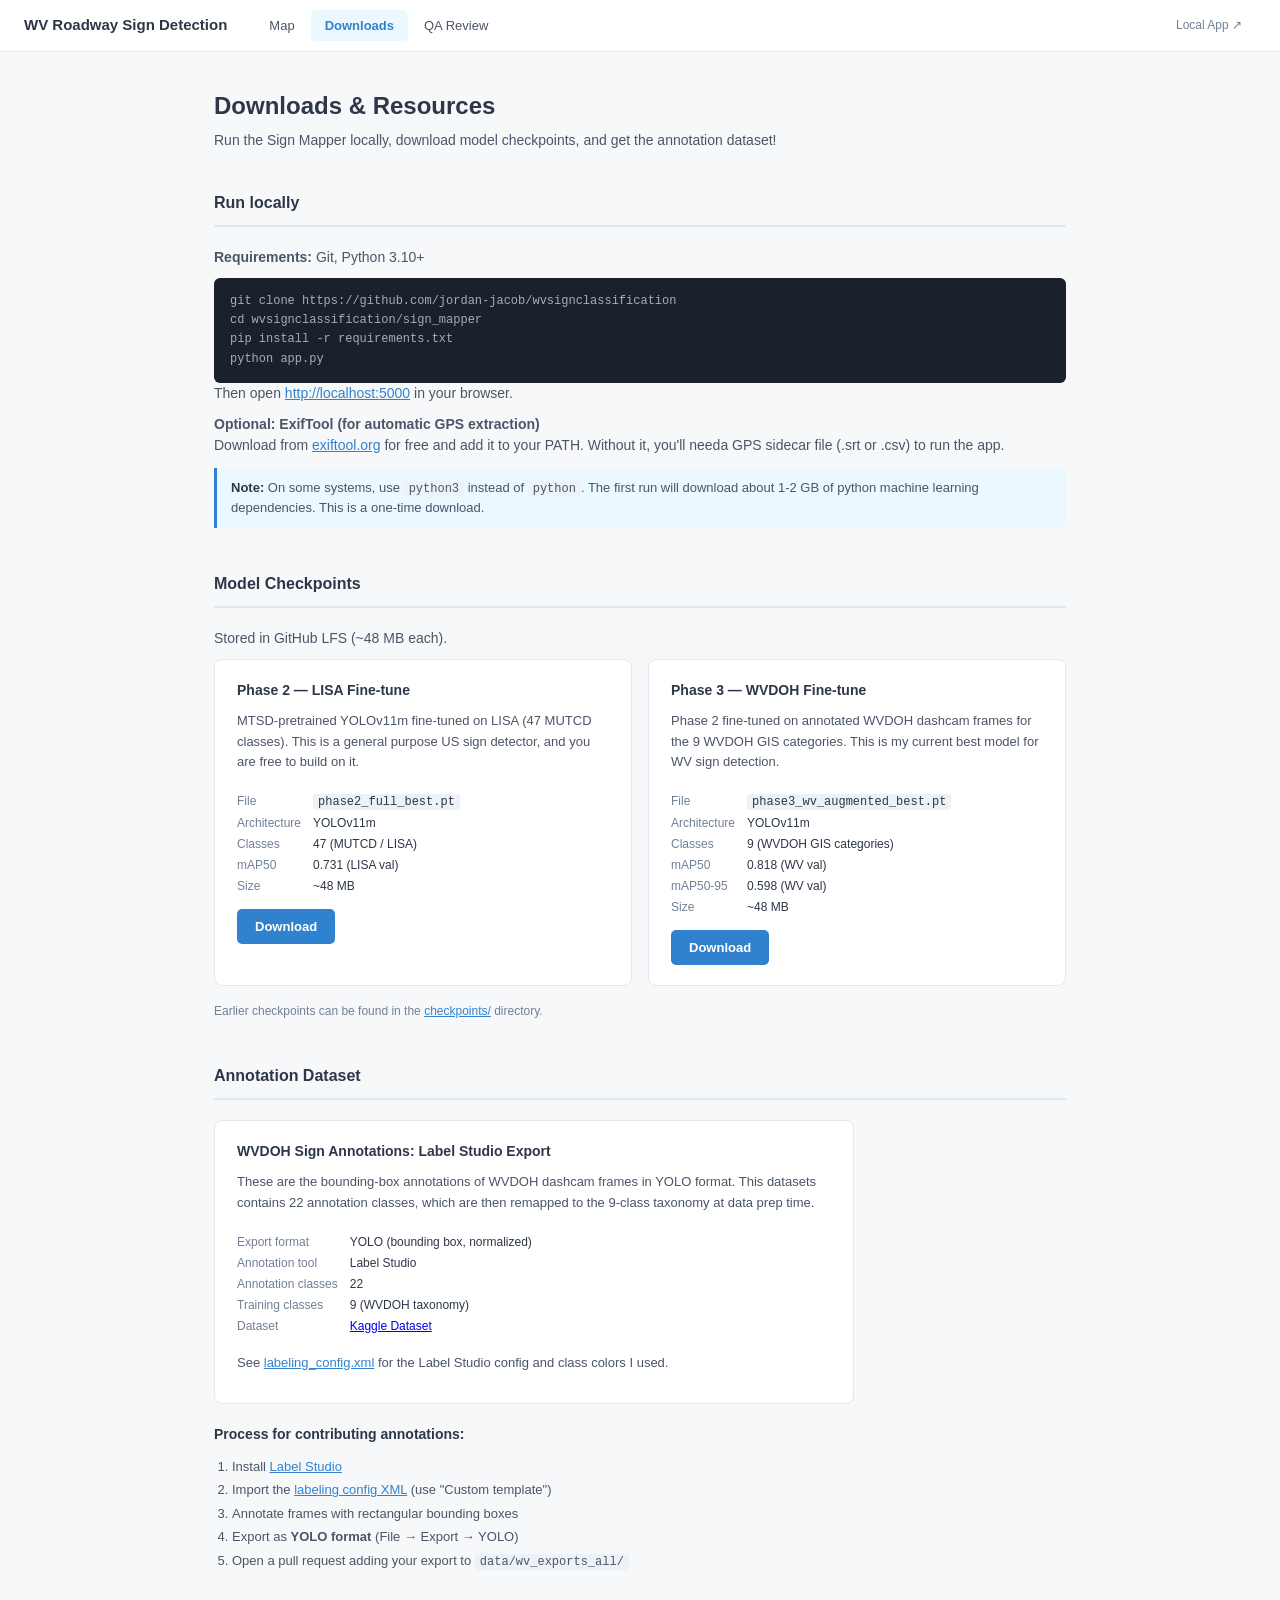
<file: docs/downloads.html>
<!DOCTYPE html>
<html lang="en">
<head>
<meta charset="UTF-8" />
<meta name="viewport" content="width=device-width, initial-scale=1" />
<title>WV Roadway Sign Detection: Downloads</title>
<link rel="stylesheet" href="assets/style.css" />
</head>
<body>

<nav>
  <a class="nav-brand" href="index.html">WV Roadway Sign Detection</a>
  <div class="nav-links">
    <a href="index.html">Map</a>
    <a href="downloads.html" class="active">Downloads</a>
    <a href="qa.html">QA Review</a>
    <a href="http://localhost:5000" class="local-link" target="_blank" rel="noopener">Local App ↗</a>
  </div>
</nav>

<main class="content-page">

  <h1>Downloads &amp; Resources</h1>
  <p class="page-lead">
    Run the Sign Mapper locally, download model checkpoints, and get the annotation dataset!
  </p>

  <!-- ── Run locally (most important action — Item 4) ── -->
  <div class="section-block" id="local-app">
    <h2>Run locally</h2>
    <p><strong>Requirements:</strong> Git, Python 3.10+</p>
    <pre>git clone https://github.com/jordan-jacob/wvsignclassification
cd wvsignclassification/sign_mapper
pip install -r requirements.txt
python app.py</pre>
    <p>Then open <a href="http://localhost:5000" style="color:#3182ce">http://localhost:5000</a> in your browser.</p>
    <p style="margin-top:10px"><strong>Optional: ExifTool (for automatic GPS extraction)</strong><br>
      Download from <a href="https://exiftool.org/" style="color:#3182ce">exiftool.org</a> for free and add it to your PATH.
      Without it, you'll needa GPS sidecar file (.srt or .csv) to run the app.</p>
    <blockquote class="note">
      <strong>Note:</strong> On some systems, use <code>python3</code> instead of <code>python</code>.
      The first run will download about 1-2 GB of python machine learning dependencies. This is a one-time download.
    </blockquote>
  </div>

  <!-- ── Model Checkpoints ── -->
  <div class="section-block">
    <h2>Model Checkpoints</h2>
    <p>Stored in GitHub LFS (~48 MB each).</p>

    <div class="card-grid">

      <!-- Phase 2 -->
      <div class="download-card">
        <h3>Phase 2 — LISA Fine-tune</h3>
        <p class="card-desc">
          MTSD-pretrained YOLOv11m fine-tuned on LISA (47 MUTCD classes). This is a general purpose
          US sign detector, and you are free to build on it.
        </p>
        <dl class="card-meta">
          <dt>File</dt>      <dd><code>phase2_full_best.pt</code></dd>
          <dt>Architecture</dt><dd>YOLOv11m</dd>
          <dt>Classes</dt>   <dd>47 (MUTCD / LISA)</dd>
          <dt>mAP50</dt>     <dd>0.731 (LISA val)</dd>
          <dt>Size</dt>      <dd>~48 MB</dd>
        </dl>
        <div class="card-actions">
          <a class="btn btn-primary"
             href="https://github.com/jordan-jacob/wvsignclassification/raw/main/checkpoints/phase2_full_best.pt">
            Download
          </a>
        </div>
      </div>

      <!-- Phase 3 -->
      <div class="download-card">
        <h3>Phase 3 — WVDOH Fine-tune</h3>
        <p class="card-desc">
          Phase 2 fine-tuned on annotated WVDOH dashcam frames for the 9 WVDOH GIS
          categories. This is my current best model for WV sign detection.
        </p>
        <dl class="card-meta">
          <dt>File</dt>      <dd><code>phase3_wv_augmented_best.pt</code></dd>
          <dt>Architecture</dt><dd>YOLOv11m</dd>
          <dt>Classes</dt>   <dd>9 (WVDOH GIS categories)</dd>
          <dt>mAP50</dt>     <dd>0.818 (WV val)</dd>
          <dt>mAP50-95</dt>  <dd>0.598 (WV val)</dd>
          <dt>Size</dt>      <dd>~48 MB</dd>
        </dl>
        <div class="card-actions">
          <a class="btn btn-primary"
             href="https://github.com/jordan-jacob/wvsignclassification/raw/main/checkpoints/phase3_wv_augmented_best.pt">
            Download
          </a>
        </div>
      </div>

    </div>

    <p style="margin-top:16px;font-size:12px;color:#718096">
      Earlier checkpoints can be found in the
      <a href="https://github.com/jordan-jacob/wvsignclassification/tree/main/checkpoints"
         style="color:#3182ce">checkpoints/</a> directory.
    </p>
  </div>

  <!-- ── Annotation Dataset ── -->
  <div class="section-block">
    <h2>Annotation Dataset</h2>
    <div class="download-card" style="max-width:640px">
      <h3>WVDOH Sign Annotations: Label Studio Export</h3>
      <p class="card-desc">
        These are the bounding-box annotations of WVDOH dashcam frames in YOLO format.
        This datasets contains 22 annotation classes, which are then remapped to the 9-class taxonomy at data prep time.
      </p>
      <dl class="card-meta">
        <dt>Export format</dt> <dd>YOLO (bounding box, normalized)</dd>
        <dt>Annotation tool</dt><dd>Label Studio</dd>
        <dt>Annotation classes</dt><dd>22</dd>
        <dt>Training classes</dt><dd>9 (WVDOH taxonomy)</dd>
        <dt>Dataset</dt>       <dd><a href="https://www.kaggle.com/datasets/oshawasnowcone/wv-sign-annotations">Kaggle Dataset</a></dd>
      </dl>
      <p class="card-desc" style="margin-top:8px">
        See
        <a href="https://github.com/jordan-jacob/wvsignclassification/blob/main/docs/assets/labeling_config.xml"
           style="color:#3182ce">labeling_config.xml</a>
        for the Label Studio config and class colors I used.
      </p>
    </div>

    <div style="margin-top:20px">
      <h3 style="font-size:14px;font-weight:700;margin-bottom:12px">Process for contributing annotations:</h3>
      <ol class="install-steps">
        <li>Install <a href="https://labelstud.io" style="color:#3182ce">Label Studio</a></li>
        <li>Import the
          <a href="assets/labeling_config.xml" style="color:#3182ce">labeling config XML</a>
          (use "Custom template")</li>
        <li>Annotate frames with rectangular bounding boxes</li>
        <li>Export as <strong>YOLO format</strong> (File → Export → YOLO)</li>
        <li>Open a pull request adding your export to <code>data/wv_exports_all/</code></li>
      </ol>
    </div>
  </div>

</main>
</body>
</html>
</file>
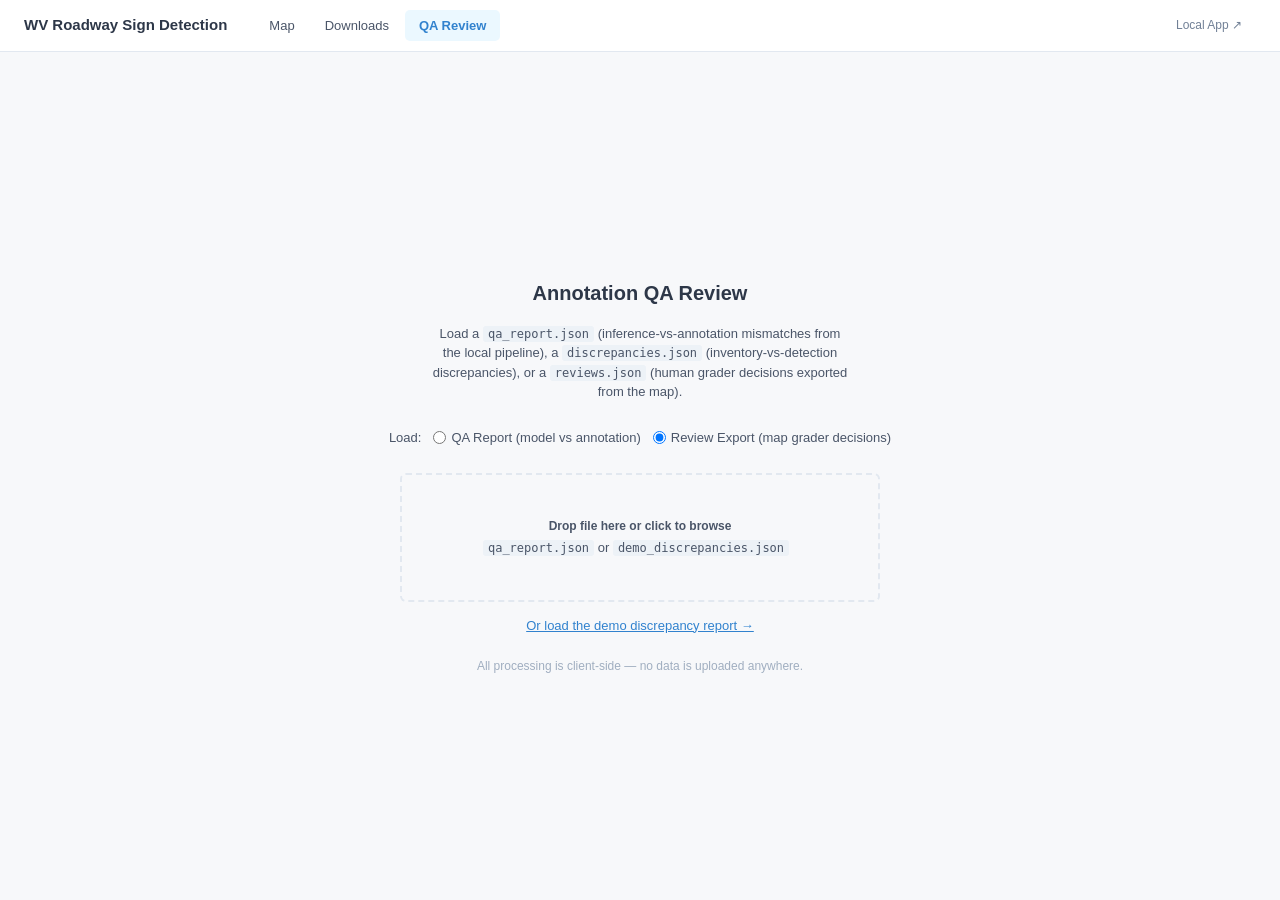
<file: docs/qa.html>
<!DOCTYPE html>
<html lang="en">
<head>
<meta charset="UTF-8" />
<meta name="viewport" content="width=device-width, initial-scale=1" />
<title>WV Roadway Sign Detection — QA Review</title>
<link rel="stylesheet" href="assets/style.css" />
<style>
  html, body { height: 100%; overflow: hidden; }
</style>
</head>
<body>

<nav>
  <a class="nav-brand" href="index.html">WV Roadway Sign Detection</a>
  <div class="nav-links">
    <a href="index.html">Map</a>
    <a href="downloads.html">Downloads</a>
    <a href="qa.html" class="active">QA Review</a>
    <a href="http://localhost:5000" class="local-link" target="_blank" rel="noopener">Local App ↗</a>
  </div>
</nav>

<div id="qa-page">

  <!-- ── Drop screen (initial state) ── -->
  <div id="qa-drop-screen">
    <h2>Annotation QA Review</h2>
    <p>
      Load a <code>qa_report.json</code> (inference-vs-annotation mismatches from the local
      pipeline), a <code>discrepancies.json</code> (inventory-vs-detection discrepancies),
      or a <code>reviews.json</code> (human grader decisions exported from the map).
    </p>

    <div class="qa-format-select">
      <span>Load:</span>
      <label><input type="radio" name="qa-format" value="qa" /> QA Report (model vs annotation)</label>
      <label><input type="radio" name="qa-format" value="review" checked /> Review Export (map grader decisions)</label>
    </div>

    <div class="drop-zone" id="qa-drop-zone">
      <strong>Drop file here or click to browse</strong>
      <p><code>qa_report.json</code> or <code>demo_discrepancies.json</code></p>
    </div>
    <input type="file" id="qa-file-input" accept=".json" style="display:none" />

    <button class="demo-link" id="load-demo-btn">
      Or load the demo discrepancy report →
    </button>

    <p style="font-size:12px;color:#a0aec0;margin-top:8px">
      All processing is client-side — no data is uploaded anywhere.
    </p>
  </div>

  <!-- ── Main QA interface (hidden until a file is loaded) ── -->
  <div id="qa-main" style="display:none;flex-direction:column;flex:1;overflow:hidden">

    <!-- Progress header -->
    <div id="qa-header">
      <div id="qa-progress-wrap">
        <div id="qa-progress-bar"></div>
      </div>
      <span id="qa-progress-text">0 of 0 reviewed</span>
      <button class="btn btn-secondary qa-export-btn" id="qa-export-btn" style="display:none">
        Export JSON
      </button>
    </div>

    <!-- Two-column layout -->
    <div id="qa-columns">

      <!-- Left: review queue -->
      <div id="qa-queue">
        <div id="qa-queue-header">Review queue — sorted by confidence ↑</div>
        <div id="qa-queue-list"></div>
      </div>

      <!-- Right: detail view -->
      <div id="qa-detail">
        <p class="qa-empty">Select an item from the queue to begin review.</p>
      </div>

    </div>
  </div>

  <!-- ── Review-export summary (grader decisions from the map) ── -->
  <div id="qa-review-export" style="display:none;flex-direction:column;flex:1;overflow:hidden">
    <div id="rx-header">
      <div id="rx-stats"></div>
      <button class="btn btn-secondary" id="rx-csv-btn">Export re-annotation list (CSV)</button>
    </div>
    <div id="rx-body">
      <div id="rx-table-header">
        Wrong-class detections
        <input id="rx-filter" type="text" placeholder="Filter by class or note…" />
      </div>
      <div id="rx-table-wrap"><table id="rx-table"></table></div>
    </div>
  </div>

</div>

<script src="data/demo_discrepancies.js"></script>
<script src="assets/qa.js"></script>
</body>
</html>
</file>
<file: docs/assets/style.css>
/* WV Sign Detection — shared public-facing styles */

* { box-sizing: border-box; margin: 0; padding: 0; }

:root {
  --blue:      #3182ce;
  --blue-dark: #2b6cb0;
  --blue-light:#ebf8ff;
  --green:     #38a169;
  --yellow:    #d69e2e;
  --red:       #e53e3e;
  --grey:      #718096;
  --text-dark: #2d3748;
  --text-mid:  #4a5568;
  --text-light:#718096;
  --border:    #e2e8f0;
  --bg:        #f7f8fa;
  --white:     #ffffff;
  --font: -apple-system, BlinkMacSystemFont, 'Segoe UI', Roboto, sans-serif;
}

html, body {
  font-family: var(--font);
  font-size: 14px;
  color: var(--text-dark);
  background: var(--bg);
  line-height: 1.5;
}

/* ── Nav ── */
nav {
  background: var(--white);
  border-bottom: 1px solid var(--border);
  padding: 0 24px;
  height: 52px;
  display: flex;
  align-items: center;
  gap: 0;
  position: sticky;
  top: 0;
  z-index: 1000;
}

.nav-brand {
  font-weight: 700;
  font-size: 15px;
  color: var(--text-dark);
  text-decoration: none;
  margin-right: 28px;
  white-space: nowrap;
}

.nav-links {
  display: flex;
  gap: 2px;
  flex: 1;
}

.nav-links a {
  text-decoration: none;
  color: var(--text-mid);
  font-size: 13px;
  font-weight: 500;
  padding: 6px 14px;
  border-radius: 5px;
  transition: background 0.12s, color 0.12s;
}
.nav-links a:hover { background: var(--bg); color: var(--text-dark); }
.nav-links a.active { background: var(--blue-light); color: var(--blue); font-weight: 600; }
.nav-links a.local-link {
  margin-left: auto;
  color: var(--text-light);
  font-size: 12px;
}
.nav-links a.local-link:hover { color: var(--blue); background: transparent; }

/* ── Content pages (downloads) ── */
.content-page {
  max-width: 900px;
  margin: 0 auto;
  padding: 36px 24px 64px;
}

.content-page h1 {
  font-size: 24px;
  font-weight: 700;
  color: var(--text-dark);
  margin-bottom: 6px;
}
.content-page .page-lead {
  color: var(--text-mid);
  font-size: 14px;
  margin-bottom: 40px;
  max-width: 640px;
}

.section-block {
  margin-bottom: 44px;
}
.section-block h2 {
  font-size: 16px;
  font-weight: 700;
  color: var(--text-dark);
  padding-bottom: 10px;
  border-bottom: 2px solid var(--border);
  margin-bottom: 20px;
}
.section-block p { color: var(--text-mid); margin-bottom: 10px; }

/* ── Download cards ── */
.card-grid {
  display: grid;
  grid-template-columns: repeat(auto-fill, minmax(360px, 1fr));
  gap: 16px;
}

.download-card {
  background: var(--white);
  border: 1px solid var(--border);
  border-radius: 8px;
  padding: 20px 22px;
  display: flex;
  flex-direction: column;
  gap: 10px;
}

.download-card h3 {
  font-size: 14px;
  font-weight: 700;
  color: var(--text-dark);
}

.card-meta {
  display: grid;
  grid-template-columns: auto 1fr;
  gap: 3px 12px;
  font-size: 12px;
}
.card-meta dt { color: var(--text-light); font-weight: 500; }
.card-meta dd { color: var(--text-dark); }

.card-desc {
  font-size: 13px;
  color: var(--text-mid);
  line-height: 1.55;
}

.card-actions { margin-top: 4px; }

.btn {
  display: inline-block;
  padding: 8px 18px;
  border-radius: 5px;
  font-size: 13px;
  font-weight: 600;
  text-decoration: none;
  cursor: pointer;
  border: none;
  transition: background 0.15s;
}
.btn-primary { background: var(--blue); color: #fff; }
.btn-primary:hover { background: var(--blue-dark); }
.btn-secondary {
  background: var(--bg);
  color: var(--text-dark);
  border: 1px solid var(--border);
}
.btn-secondary:hover { background: var(--border); }

.todo-note {
  display: inline-block;
  background: #fffbeb;
  border: 1px solid #f6e05e;
  color: #744210;
  border-radius: 3px;
  font-size: 11px;
  font-weight: 600;
  padding: 1px 6px;
  margin-left: 6px;
}

code {
  font-family: 'Cascadia Code', Consolas, monospace;
  font-size: 12px;
  background: #edf2f7;
  padding: 1px 5px;
  border-radius: 3px;
}

pre {
  background: #1a202c;
  color: #a0aec0;
  font-family: 'Cascadia Code', Consolas, monospace;
  font-size: 12px;
  padding: 14px 16px;
  border-radius: 6px;
  overflow-x: auto;
  line-height: 1.6;
}

blockquote.note {
  border-left: 3px solid var(--blue);
  background: var(--blue-light);
  padding: 10px 14px;
  border-radius: 0 6px 6px 0;
  font-size: 13px;
  color: var(--text-mid);
  margin: 12px 0;
  line-height: 1.55;
}
blockquote.note strong { color: var(--text-dark); }

.install-steps { margin: 10px 0; }
.install-steps li {
  margin: 4px 0 4px 18px;
  font-size: 13px;
  color: var(--text-mid);
}

/* ── Map page ── */
#map-page {
  display: flex;
  height: calc(100vh - 52px);
  overflow: hidden;
}

#map-sidebar {
  width: 290px;
  min-width: 290px;
  background: var(--white);
  border-right: 1px solid var(--border);
  display: flex;
  flex-direction: column;
  overflow: hidden;
}

#map-sidebar-inner {
  padding: 14px;
  display: flex;
  flex-direction: column;
  gap: 14px;
  overflow-y: auto;
  flex: 1;
}

#map-sidebar h2 {
  font-size: 14px;
  font-weight: 700;
  color: var(--text-dark);
  border-bottom: 1px solid var(--border);
  padding-bottom: 8px;
}

.sidebar-label {
  font-size: 11px;
  font-weight: 600;
  color: var(--text-mid);
  text-transform: uppercase;
  letter-spacing: 0.04em;
  margin-bottom: 6px;
}

/* Demo banner (Item 2a) */
#demo-banner {
  display: flex;
  align-items: center;
  gap: 12px;
  padding: 9px 20px;
  background: var(--blue-light);
  border-bottom: 1px solid #bee3f8;
  color: var(--text-mid);
  font-size: 13px;
}
#demo-banner span { flex: 1; }
#demo-banner strong { color: var(--blue-dark); }
#demo-banner a { color: var(--blue); }
#demo-banner-close {
  border: none; background: none; cursor: pointer;
  color: var(--text-light); font-size: 15px; line-height: 1; padding: 2px 4px;
}
#demo-banner-close:hover { color: var(--text-dark); }

/* Collapsible sidebar (Item 1c) */
#map-sidebar { position: relative; transition: margin-left 0.2s ease; }
#map-sidebar.collapsed { margin-left: -290px; }
#sidebar-collapse {
  position: absolute; top: 12px; right: 10px; z-index: 5;
  width: 22px; height: 22px;
  border: 1px solid var(--border); border-radius: 4px;
  background: var(--bg); color: var(--text-mid);
  font-size: 15px; line-height: 1; cursor: pointer;
}
#sidebar-collapse:hover { background: #edf2f7; }
#sidebar-expand {
  display: none; position: fixed; left: 0; top: 100px; z-index: 1200;
  width: 20px; height: 40px;
  border: 1px solid var(--border); border-left: none; border-radius: 0 5px 5px 0;
  background: var(--white); color: var(--text-mid);
  font-size: 16px; cursor: pointer; box-shadow: 1px 1px 4px rgba(0,0,0,.12);
}
#sidebar-expand.show { display: block; }
#sidebar-expand:hover { background: #edf2f7; }

/* Sidebar form controls (slider + toggle) */
.range-row {
  display: flex; justify-content: space-between; align-items: center;
  font-size: 12px; color: var(--text-mid);
}
.range-val { font-weight: 700; color: var(--text-dark); }
#map-sidebar input[type="range"] { width: 100%; accent-color: var(--blue); margin-top: 4px; }
.slider-hint { font-size: 10px; color: var(--text-light); line-height: 1.4; margin-top: 4px; }
.toggle-row {
  display: flex; align-items: center; gap: 6px;
  font-size: 12px; font-weight: 600; color: var(--text-mid); cursor: pointer;
}
.toggle-note { display: block; font-size: 10px; color: var(--text-light); margin-top: 2px; }
.info-note { color: var(--text-light); font-size: 11px; }

/* Drop zone */
.drop-zone {
  border: 2px dashed var(--border);
  border-radius: 6px;
  padding: 16px 12px;
  text-align: center;
  cursor: pointer;
  transition: border-color 0.15s, background 0.15s;
  background: var(--bg);
}
.drop-zone:hover, .drop-zone.dragover {
  border-color: var(--blue);
  background: var(--blue-light);
}
.drop-zone p { font-size: 12px; color: var(--text-light); margin: 2px 0; }
.drop-zone strong { font-size: 12px; color: var(--text-mid); }

/* Legend */
#legend { display: flex; flex-direction: column; gap: 5px; }
.legend-row {
  display: flex;
  align-items: center;
  gap: 8px;
  font-size: 12px;
  color: var(--text-mid);
}
.legend-dot {
  width: 12px; height: 12px;
  border-radius: 50%;
  flex-shrink: 0;
}

/* Stats panel */
#stats-panel { font-size: 12px; color: var(--text-mid); }
#stats-panel .stat-row {
  display: flex;
  justify-content: space-between;
  padding: 3px 0;
  border-bottom: 1px solid var(--border);
}
#stats-panel .stat-row:last-child { border-bottom: none; }
#stats-panel strong { color: var(--text-dark); }

/* Per-class results table (sidebar) */
#results-panel table.results-table {
  width: 100%;
  border-collapse: collapse;
  font-size: 10px;
  color: var(--text-mid);
}
#results-panel .results-table th {
  text-align: right;
  font-weight: 600;
  color: var(--text-light);
  padding: 2px 3px;
  border-bottom: 1px solid var(--border);
}
#results-panel .results-table th:first-child { text-align: left; }
#results-panel .results-table td {
  text-align: right;
  padding: 2px 3px;
  border-bottom: 1px solid var(--bg);
}
#results-panel .results-table td:first-child { text-align: left; color: var(--text-mid); }
#results-panel .results-table tr.overall-row td {
  font-weight: 700;
  color: var(--text-dark);
  border-top: 1px solid var(--border);
  border-bottom: 1px solid var(--border);
}
#results-panel .results-table td.best { color: #2f855a; font-weight: 700; }

#map-container {
  flex: 1;
  position: relative;
  min-width: 0;
}
#map { position: absolute; inset: 0; }

/* Map info box (Leaflet control) */
.map-info-box {
  background: rgba(255, 255, 255, 0.94);
  padding: 8px 11px;
  border-radius: 6px;
  box-shadow: 0 1px 5px rgba(0, 0, 0, 0.28);
  font-size: 12px;
  color: var(--text-mid);
  max-width: 260px;
  line-height: 1.35;
}
.map-info-box strong { color: var(--text-dark); }

/* ── QA page ── */
#qa-page {
  display: flex;
  flex-direction: column;
  height: calc(100vh - 52px);
  overflow: hidden;
}

#qa-drop-screen {
  flex: 1;
  display: flex;
  flex-direction: column;
  align-items: center;
  justify-content: center;
  gap: 16px;
  padding: 40px;
}

#qa-drop-screen .drop-zone {
  width: 100%;
  max-width: 480px;
  padding: 40px 24px;
}

#qa-drop-screen h2 {
  font-size: 20px;
  font-weight: 700;
  color: var(--text-dark);
}
#qa-drop-screen p {
  font-size: 13px;
  color: var(--text-mid);
  text-align: center;
  max-width: 420px;
}

.demo-link {
  font-size: 13px;
  color: var(--blue);
  text-decoration: underline;
  cursor: pointer;
  background: none;
  border: none;
  padding: 0;
}
.demo-link:hover { color: var(--blue-dark); }

#qa-main {
  flex: 1;
  display: flex;
  flex-direction: column;
  overflow: hidden;
}

#qa-header {
  padding: 10px 16px;
  background: var(--white);
  border-bottom: 1px solid var(--border);
  display: flex;
  align-items: center;
  gap: 16px;
  flex-shrink: 0;
}

#qa-progress-wrap {
  flex: 1;
  background: var(--border);
  border-radius: 4px;
  height: 6px;
  overflow: hidden;
}
#qa-progress-bar {
  height: 100%;
  background: var(--green);
  width: 0%;
  transition: width 0.3s;
}

#qa-progress-text {
  font-size: 12px;
  color: var(--text-mid);
  white-space: nowrap;
  min-width: 110px;
  text-align: right;
}

#qa-columns {
  flex: 1;
  display: flex;
  overflow: hidden;
}

#qa-queue {
  width: 300px;
  min-width: 300px;
  background: var(--white);
  border-right: 1px solid var(--border);
  display: flex;
  flex-direction: column;
  overflow: hidden;
}

#qa-queue-header {
  padding: 10px 14px;
  border-bottom: 1px solid var(--border);
  font-size: 12px;
  font-weight: 600;
  color: var(--text-mid);
  flex-shrink: 0;
}

#qa-queue-list {
  flex: 1;
  overflow-y: auto;
  padding: 6px;
  display: flex;
  flex-direction: column;
  gap: 5px;
}

.qa-queue-item {
  background: var(--bg);
  border: 1px solid var(--border);
  border-radius: 5px;
  padding: 8px 10px;
  cursor: pointer;
  transition: background 0.1s, border-color 0.1s;
}
.qa-queue-item:hover { background: #edf2f7; }
.qa-queue-item.active { border-color: var(--blue); background: var(--blue-light); }
.qa-queue-item.resolved { opacity: 0.55; }

.qi-header {
  display: flex;
  justify-content: space-between;
  align-items: center;
  margin-bottom: 3px;
}
.qi-class { font-weight: 700; font-size: 12px; color: var(--text-dark); }
.qi-conf { font-size: 11px; color: var(--text-light); }

.qi-reason {
  font-size: 11px;
  color: var(--text-mid);
  white-space: nowrap;
  overflow: hidden;
  text-overflow: ellipsis;
}

.badge {
  font-size: 10px;
  padding: 1px 7px;
  border-radius: 9px;
  font-weight: 600;
  white-space: nowrap;
}
.badge-red    { background: #fed7d7; color: #c53030; }
.badge-yellow { background: #fefcbf; color: #744210; }
.badge-grey   { background: #e2e8f0; color: #4a5568; }
.badge-green  { background: #c6f6d5; color: #276749; }
.badge-blue   { background: #bee3f8; color: #2b6cb0; }

#qa-detail {
  flex: 1;
  background: var(--white);
  overflow-y: auto;
  padding: 24px 28px;
}

.qa-empty {
  text-align: center;
  color: var(--text-light);
  padding: 60px 0;
  font-size: 13px;
}

.qa-detail-class {
  font-size: 20px;
  font-weight: 700;
  color: var(--text-dark);
  margin-bottom: 4px;
}

.qa-meta-row {
  display: flex;
  gap: 20px;
  font-size: 12px;
  color: var(--text-light);
  margin-bottom: 20px;
}
.qa-meta-row span strong { color: var(--text-dark); }

.qa-classes-row {
  display: flex;
  gap: 16px;
  align-items: center;
  margin-bottom: 20px;
  flex-wrap: wrap;
}

.qa-class-badge {
  padding: 8px 16px;
  border-radius: 6px;
  font-size: 13px;
  font-weight: 700;
}
.qa-class-badge.annotated { background: #c6f6d5; color: #22543d; }
.qa-class-badge.predicted { background: #feebc8; color: #7b341e; }
.qa-class-badge.detected  { background: #bee3f8; color: #2c5282; }
.qa-class-badge.inventory { background: #e9d8fd; color: #553c9a; }

.qa-vs { font-size: 16px; color: var(--text-light); font-weight: 700; }

.qa-thumbnail {
  width: 100%;
  max-width: 420px;
  border-radius: 6px;
  border: 1px solid var(--border);
  background: #edf2f7;
  min-height: 120px;
  display: flex;
  align-items: center;
  justify-content: center;
  overflow: hidden;
  margin-bottom: 20px;
}
.qa-thumbnail img {
  width: 100%;
  height: auto;
  display: block;
}
.qa-thumbnail-placeholder {
  color: var(--text-light);
  font-size: 12px;
  text-align: center;
  padding: 20px;
}

.qa-resolution-label {
  font-size: 11px;
  font-weight: 600;
  text-transform: uppercase;
  letter-spacing: 0.05em;
  color: var(--text-mid);
  margin-bottom: 8px;
}

.qa-buttons {
  display: flex;
  gap: 8px;
  flex-wrap: wrap;
  margin-bottom: 14px;
}
.qa-btn {
  padding: 8px 14px;
  border-radius: 5px;
  font-size: 12px;
  font-weight: 600;
  border: 1px solid var(--border);
  background: var(--bg);
  color: var(--text-dark);
  cursor: pointer;
  transition: background 0.1s, border-color 0.1s;
}
.qa-btn:hover { background: #edf2f7; border-color: var(--text-light); }
.qa-btn.selected { border-color: var(--blue); background: var(--blue-light); color: var(--blue); }

.qa-note-label {
  font-size: 11px;
  font-weight: 600;
  text-transform: uppercase;
  letter-spacing: 0.05em;
  color: var(--text-mid);
  margin-bottom: 4px;
  display: block;
}
.qa-note {
  width: 100%;
  max-width: 420px;
  border: 1px solid var(--border);
  border-radius: 5px;
  padding: 7px 10px;
  font-size: 13px;
  font-family: var(--font);
  background: var(--bg);
  color: var(--text-dark);
  resize: vertical;
  min-height: 60px;
  margin-bottom: 16px;
}
.qa-note:focus { outline: 2px solid var(--blue); border-color: transparent; }

.qa-nav-row {
  display: flex;
  gap: 8px;
  align-items: center;
}

.keyboard-hint {
  font-size: 11px;
  color: var(--text-light);
  margin-top: 14px;
}
.keyboard-hint kbd {
  background: var(--bg);
  border: 1px solid var(--border);
  border-radius: 3px;
  padding: 1px 5px;
  font-size: 11px;
  font-family: var(--font);
  color: var(--text-dark);
}

.qa-export-btn {
  margin-left: auto;
}

/* ── SignGrader — in-place grader workflow (shared block, see grader.js) ── */
.grader-thumb {
  display: block;
  max-width: 320px;
  max-height: 240px;
  width: 100%;
  object-fit: cover;
  border-radius: 4px;
  margin: 2px 0 8px;
}
.grader-decision-label { font-size: 11px; font-weight: 600; color: #4a5568; margin-top: 6px; }
.grader-btns { display: flex; gap: 4px; margin: 4px 0; }
.grader-btn {
  flex: 1; padding: 4px 2px; font-size: 11px; cursor: pointer;
  border: 1px solid #cbd5e0; border-radius: 4px; background: #fff; color: #2d3748;
  transition: background .12s, color .12s, border-color .12s;
}
.grader-btn:hover { background: #edf2f7; }
.grader-btn[data-decision="approved"].sel    { background: #38a169; border-color: #38a169; color: #fff; }
.grader-btn[data-decision="wrong_class"].sel { background: #e53e3e; border-color: #e53e3e; color: #fff; }
.grader-btn[data-decision="unclear"].sel     { background: #805ad5; border-color: #805ad5; color: #fff; }

/* Wrong-class correction dropdown (Item 4) + No-Sign option (Item 5) */
.grader-class-dropdown { display: none; margin: 4px 0 2px; padding: 6px; border: 1px solid #e2e8f0; border-radius: 4px; background: #f7fafc; }
.grader-class-dropdown.open { display: block; }
.grader-dropdown-label { font-size: 11px; font-weight: 600; color: #4a5568; margin-bottom: 4px; }
.grader-class-opt { display: flex; align-items: center; gap: 6px; font-size: 12px; color: #2d3748; padding: 2px 0; cursor: pointer; }
.grader-class-opt.disabled { color: #a0aec0; cursor: not-allowed; }
.grader-class-opt.no-sign-opt { margin-top: 4px; padding-top: 4px; border-top: 1px dashed #cbd5e0; color: #718096; }

/* YOLO bbox thumbnail toggle (Item 8) */
.grader-thumb-wrap { position: relative; }
.grader-thumb-toggle {
  position: absolute; top: 6px; right: 6px; padding: 2px 6px; font-size: 10px; cursor: pointer;
  border: none; border-radius: 3px; background: rgba(26,32,44,.75); color: #fff;
}
.grader-thumb-toggle:hover { background: rgba(26,32,44,.9); }

/* Keyboard shortcut hint */
.grader-help { font-size: 10px; color: #718096; line-height: 1.5; }
.grader-help b { color: #4a5568; }
.grader-note-row { display: flex; gap: 4px; margin-top: 6px; }
.grader-note {
  flex: 1; min-width: 0; padding: 4px 6px; font-size: 11px;
  border: 1px solid #cbd5e0; border-radius: 4px;
}
.grader-save {
  padding: 4px 10px; font-size: 11px; cursor: pointer; color: #fff;
  background: #3182ce; border: none; border-radius: 4px;
}
.grader-save:hover { background: #2b6cb0; }

/* Running tally — top-right of the map */
.grader-tally {
  background: rgba(255,255,255,.95); padding: 6px 10px; border-radius: 6px;
  box-shadow: 0 1px 4px rgba(0,0,0,.2); font-size: 12px; color: #2d3748; line-height: 1.4;
}
.grader-tally strong { color: #1a202c; }
.grader-tally .tally-sub { color: #718096; font-size: 11px; }

/* Thumbnail toggle + export/import controls */
.grader-controls { display: flex; flex-direction: column; gap: 6px; }
.grader-toggle { display: flex; align-items: center; gap: 6px; font-size: 12px; color: #2d3748; cursor: pointer; }
.grader-toggle-note { font-size: 11px; color: #a0aec0; margin-top: 2px; }
.grader-io-row { display: flex; gap: 6px; }
.grader-io-row button {
  flex: 1; padding: 5px 6px; font-size: 11px; cursor: pointer;
  border: 1px solid #cbd5e0; border-radius: 4px; background: #fff; color: #2d3748;
}
.grader-io-row button:hover { background: #edf2f7; }

/* "About this data" info panel */
.about-data-panel {
  background: rgba(255,255,255,.95); padding: 8px 10px; border-radius: 6px;
  box-shadow: 0 1px 4px rgba(0,0,0,.2); font-size: 11px; color: #4a5568;
  max-width: 260px; line-height: 1.45;
}
.about-data-panel strong { color: #2d3748; }

/* ── QA review-export view (grader decisions) ── */
.qa-format-select { display: flex; flex-wrap: wrap; align-items: center; gap: 12px; margin: 10px 0; font-size: 13px; color: #4a5568; }
.qa-format-select label { display: inline-flex; align-items: center; gap: 5px; cursor: pointer; }
#rx-header { display: flex; align-items: center; justify-content: space-between; gap: 12px; padding: 12px 16px; border-bottom: 1px solid #e2e8f0; flex-wrap: wrap; }
#rx-stats { display: flex; gap: 10px; flex-wrap: wrap; }
.rx-stat { background: #f7fafc; border: 1px solid #e2e8f0; border-radius: 6px; padding: 6px 12px; text-align: center; min-width: 76px; }
.rx-stat .rx-num { display: block; font-size: 18px; font-weight: 700; color: #1a202c; }
.rx-stat .rx-lbl { font-size: 10px; color: #718096; text-transform: uppercase; letter-spacing: .03em; }
.rx-stat.correct .rx-num { color: #38a169; }
.rx-stat.wrong .rx-num   { color: #e53e3e; }
.rx-stat.unclear .rx-num { color: #805ad5; }
#rx-body { flex: 1; display: flex; flex-direction: column; overflow: hidden; }
#rx-table-header { display: flex; align-items: center; justify-content: space-between; gap: 10px; padding: 10px 16px; font-weight: 600; font-size: 13px; color: #2d3748; }
#rx-filter { padding: 5px 8px; font-size: 12px; border: 1px solid #cbd5e0; border-radius: 4px; min-width: 220px; }
#rx-table-wrap { flex: 1; overflow: auto; padding: 0 16px 16px; }
#rx-table { width: 100%; border-collapse: collapse; font-size: 12px; }
#rx-table th, #rx-table td { text-align: left; padding: 6px 8px; border-bottom: 1px solid #edf2f7; }
#rx-table th { position: sticky; top: 0; background: #fff; color: #718096; font-size: 11px; text-transform: uppercase; }
#rx-table td.rx-mono { font-family: ui-monospace, Menlo, monospace; color: #4a5568; }
</file>
